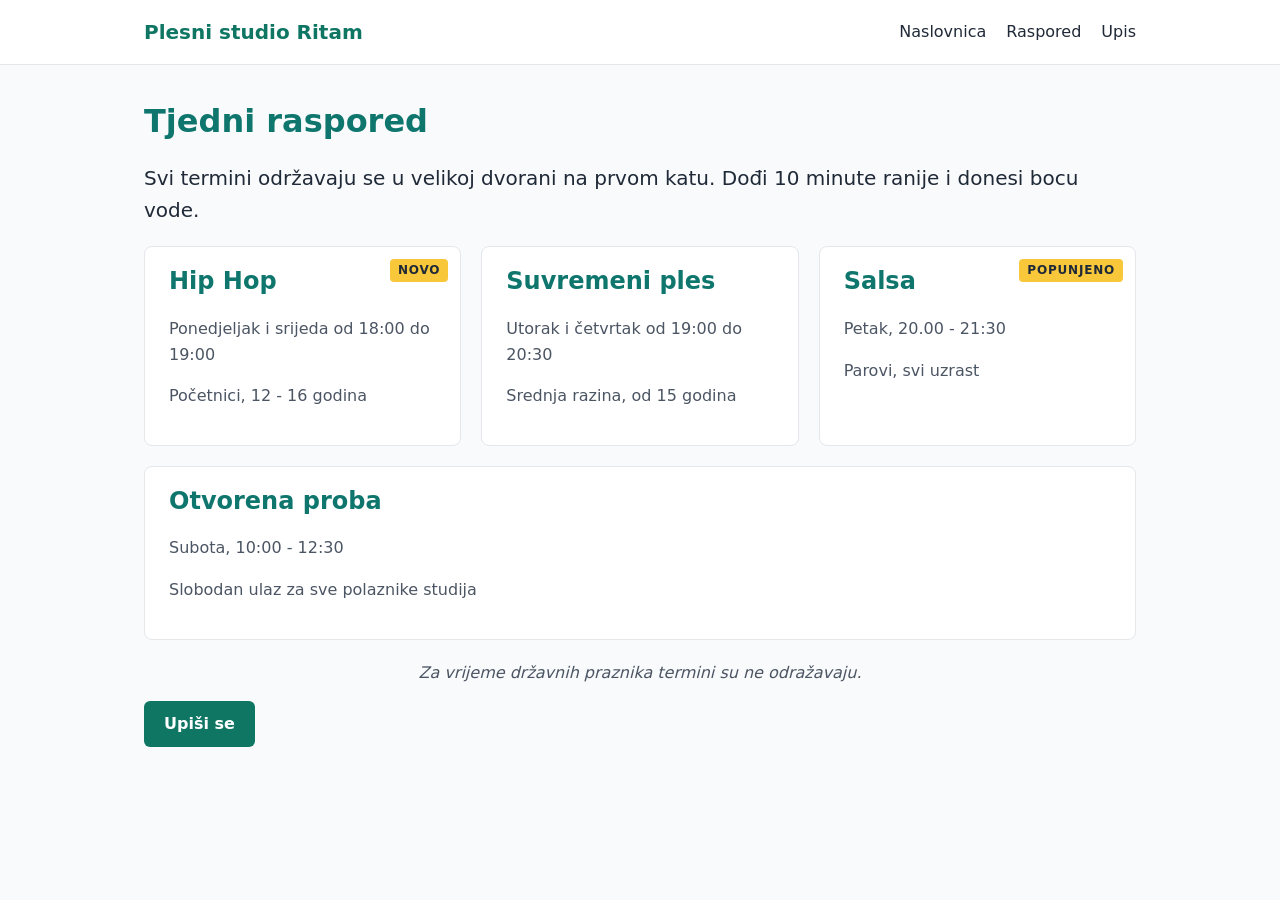
<file: schedule.html>
<!DOCTYPE html>
<html lang="hr">
<head>
    <meta charset="UTF-8">
    <meta name="viewport" content="width=device-width, initial-scale=1.0">
    <title>Raspored | Plesni studio Ritam</title>
    <link rel="stylesheet" href="css/style.css"/>
</head>
<body>

    <header class="site-header">
        <div class="wrapper header-bar">
            <a href="index.html" class="brand">Plesni studio Ritam</a>
            <nav class="site-nav">
                <a href="index.html">Naslovnica</a>
                <a href="schedule.html">Raspored</a>
                <a href="enroll.html">Upis</a>
            </nav>
        </div>
    </header>
    
    <main class="wrapper">
        <h1>Tjedni raspored</h1>
        <p class ="intro">Svi termini održavaju se u velikoj dvorani na prvom katu.
            Dođi 10 minute ranije i donesi bocu vode.
        </p>

        <div class="grid">
            <article class="card">
                <span class="badge">NOVO</span>
                <h2>Hip Hop</h2>
                <p>Ponedjeljak i srijeda od 18:00 do 19:00</p>
                <p>Početnici, 12 - 16 godina</p>
            </article>
            <article class="card">
                <h2>Suvremeni ples</h2>
                <p>Utorak i četvrtak od 19:00 do 20:30</p>
                <p>Srednja razina, od 15 godina</p>
            </article>
            <article class="card">
                <span class="badge">POPUNJENO</span>
                <h2>Salsa</h2>
                <p>Petak, 20.00 - 21:30</p>
                <p>Parovi, svi uzrast</p>
            </article>
            <article class="card">
                <h2>Otvorena proba</h2>
                <p>Subota, 10:00 - 12:30</p>
                <p>Slobodan ulaz za sve polaznike studija</p>
            </article>
        </div>

        <p id="note">Za vrijeme državnih praznika termini su ne odražavaju.</p>

        <a href="enroll.html" class="button">Upiši se</a>
    </main>

</body>
</html>
</file>
<file: css/style.css>
* {
    box-sizing: border-box;
}

body{
    margin: 0;
    font-family: system-ui, Arial, sans-serif;
    font-size: 16px;
    line-height: 1.6;
    color: #1f2937;
    background-color: #f9fafb;

}
h1, h2{
    color: #0f766e;
    line-height: 1.2
}
h1{
    font-size: 2rem;
}
p{
    color: #4b5563;
}
.intro {
    font-size: 1.25rem;
    color: #1f2937;
}
#note {
    font-style: italic;
    text-align:center;

}

.wrapper{
    width: 100%;
    max-width: 1024px;
    margin: 0 auto;
    padding: 16px;
}

.card{
    padding: 20px 24px ;
    background-color: white;
    border: 1px solid rgb(229, 231, 235);
    border-radius:8px;
}
.card h2{
    margin-top: 0;
    font-size: 1.25;
}

.button  {
    display: inline-block;
    padding: 10px 20px;
    background-color: #0f7663;
    color: white;
    font-weight: 600;
    text-decoration: none;
    border-radius: 6px;
}
.site-header{
    background-color: white;
    border-bottom: 1px solid rgb(229, 231, 235);

}
.header-bar{
    display: flex;
    flex-wrap: wrap;
    justify-content: space-between;
    align-items: center;
    gap: 8px 20px;
}
.brand{
    font-size: 1.25rem;
    font-weight: 700;
    color: #0f7663;
    text-decoration: none;
}
.site-nav{
    display: flex;
    gap: 20px;
}
.site-nav a{
    color: #1f2937;
    text-decoration: none;
}
.grid{
    display: flex;
    flex-wrap:wrap;
    gap: 20px;
    margin-bottom: 20px;
}
.grid .card {
    flex: 1 1 260px;
}
.card{
    position: relative;
}
.badge{
    position: absolute;
    top: 12px;
    right: 12px;
    padding: 2px 8px;
    font-size: 0.75rem;
    font-weight: 700;
    letter-spacing: 0.05rem;
    background-color: hsl(45, 93%, 60%);
    border-radius: 4px;
}
</file>
